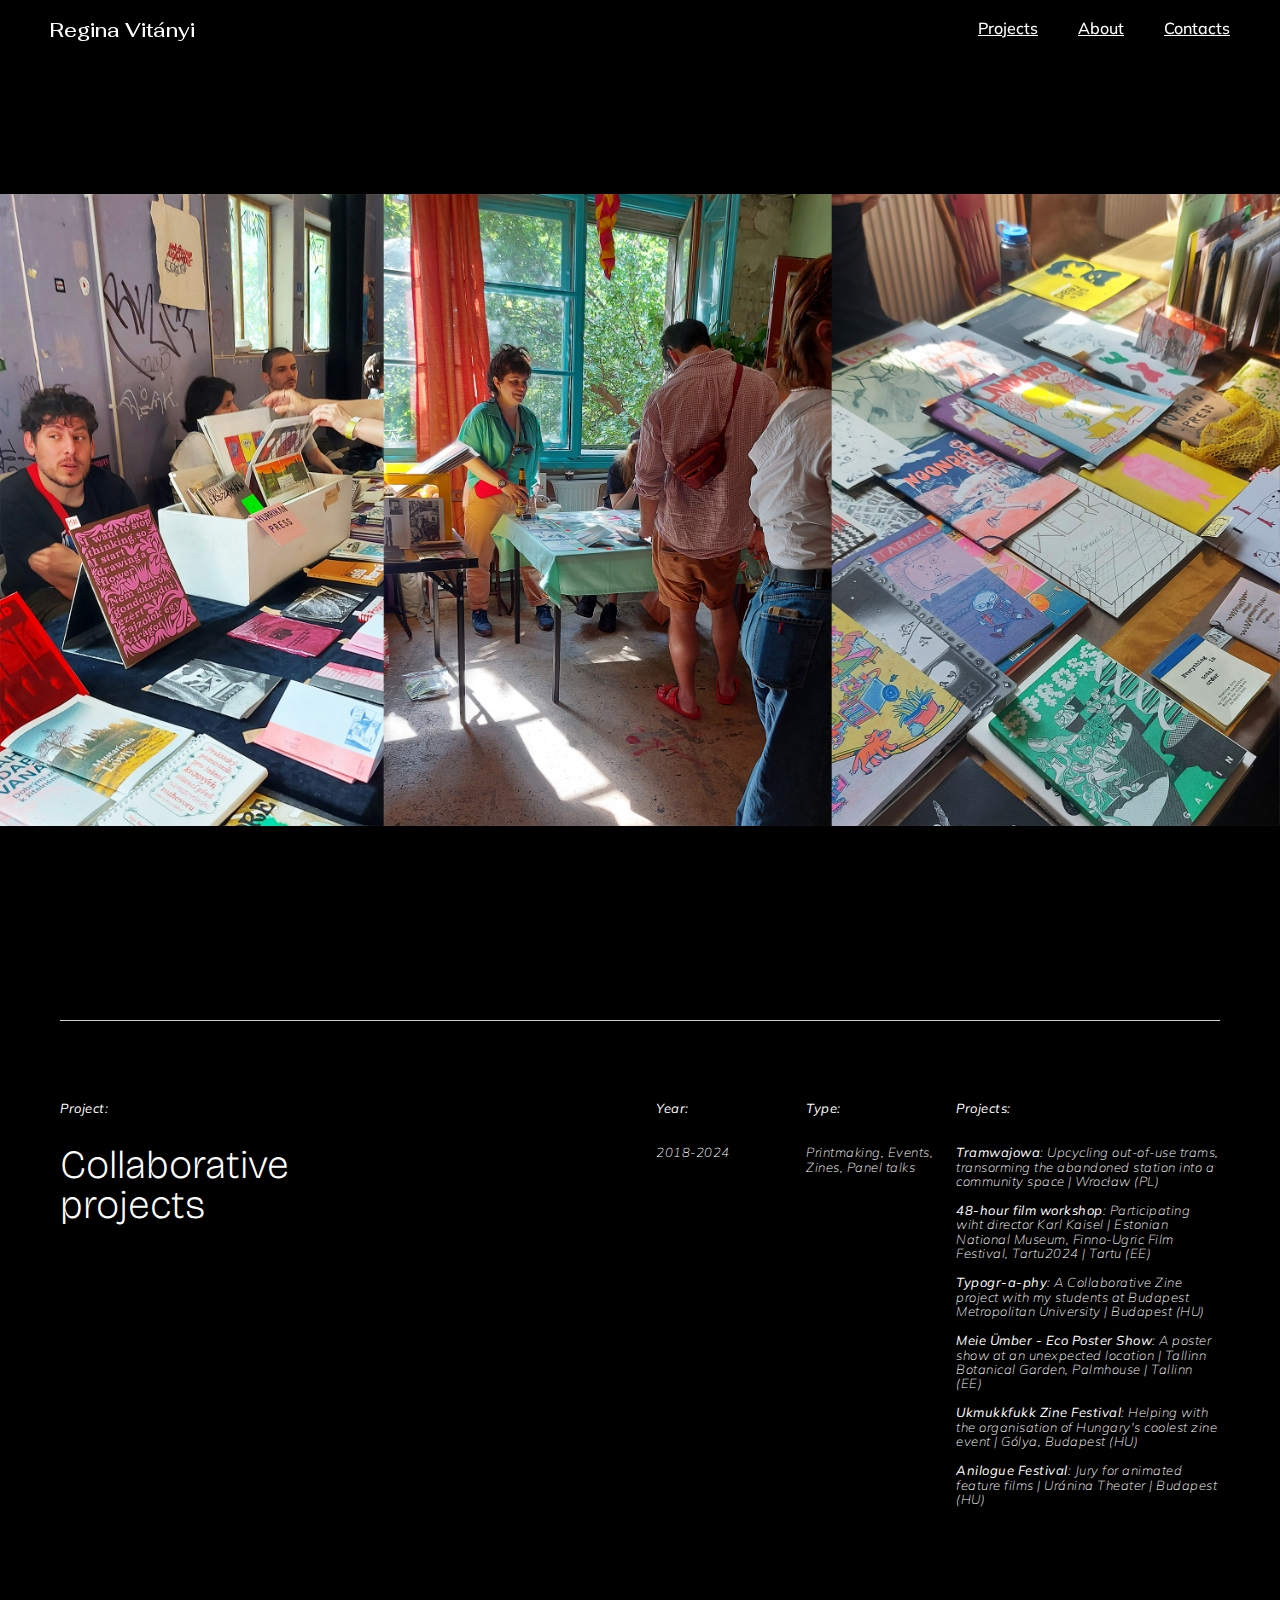
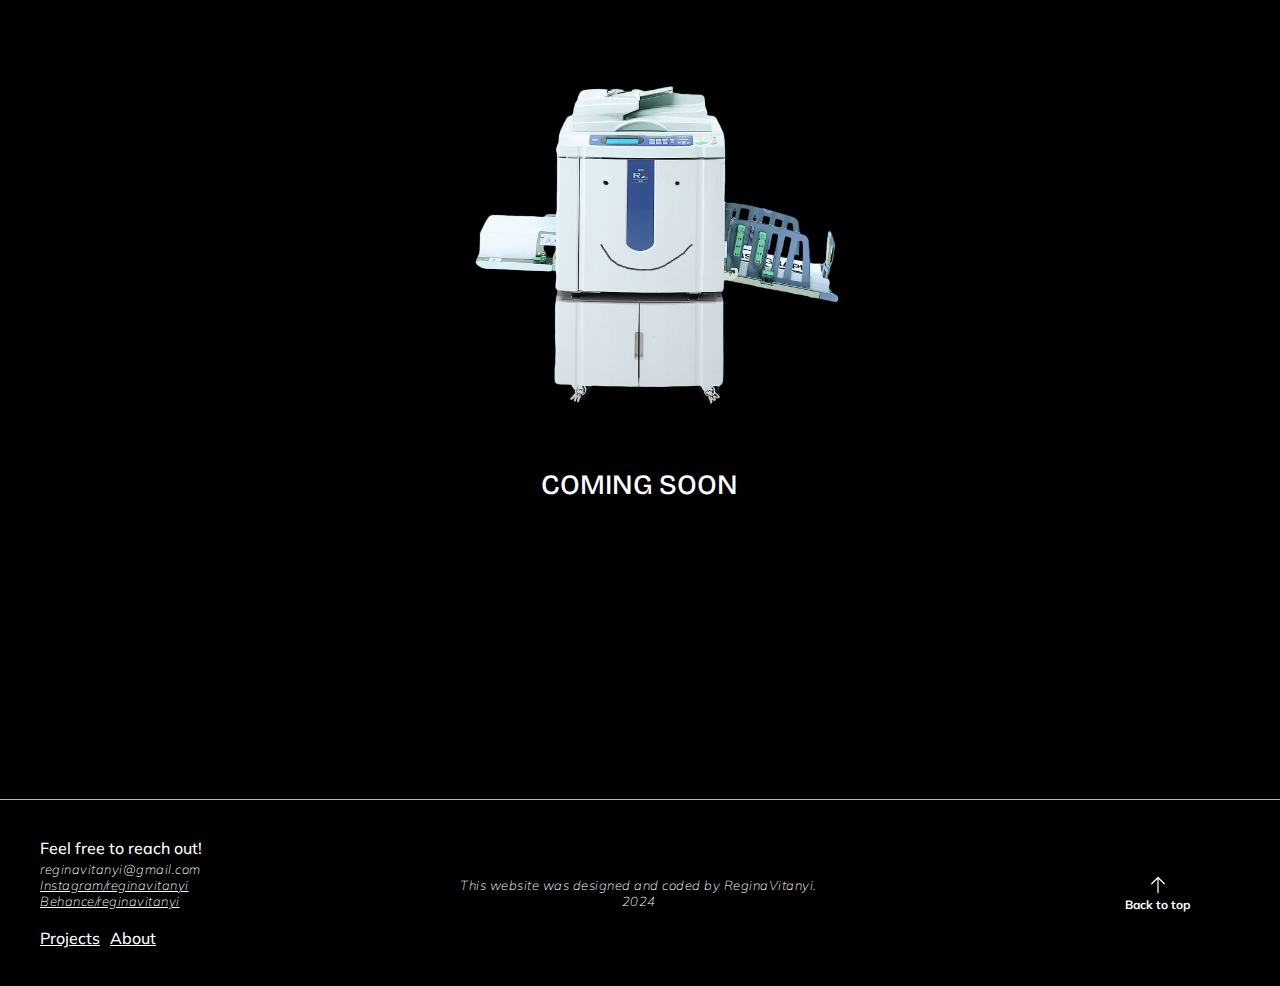
<file: proj_collaboration.html>
<!DOCTYPE html>
<html lang="en">
  <head>
    <meta charset="UTF-8" />
    <meta name="viewport" content="width=device-width, initial-scale=1.0" />
    <link rel="preconnect" href="https://fonts.googleapis.com" />
    <link rel="preconnect" href="https://fonts.gstatic.com" crossorigin />
    <link
      href="https://fonts.googleapis.com/css2?family=Inter:wght@100..900&family=Mulish:ital,wght@0,200..1000;1,200..1000&family=Rubik:ital,wght@0,300..900;1,300..900&display=swap"
      rel="stylesheet"
    />
    <link rel="preconnect" href="https://fonts.googleapis.com" />
    <link rel="preconnect" href="https://fonts.gstatic.com" crossorigin />
    <link
      href="https://fonts.googleapis.com/css2?family=Bricolage+Grotesque:opsz,wght@12..96,200..800&display=swap"
      rel="stylesheet"
    />
    <link rel="preconnect" href="https://fonts.googleapis.com" />
    <link rel="preconnect" href="https://fonts.gstatic.com" crossorigin />
    <link
      href="https://fonts.googleapis.com/css2?family=Fahkwang:ital,wght@0,200;0,300;0,400;0,500;0,600;0,700;1,200;1,300;1,400;1,500;1,600;1,700&display=swap"
      rel="stylesheet"
    />
    <link rel="stylesheet" href="CSS/Timeline.css" />
    <link rel="stylesheet" href="CSS/General.css" />
    <link rel="stylesheet" href="CSS/Hero.css" />
    <link rel="stylesheet" href="CSS/Projects.css" />
    <link rel="stylesheet" href="CSS/proj_pages.css" />
    <link rel="stylesheet" href="CSS/About.css" />
    <link
      rel="icon"
      type="image/x-icon"
      alt="Regina Vitányi graphic design icon"
      href="/IMG/Cursor/Favicon-01.svg"
    />
    <title>Making things happen</title>
  </head>
  <body>
    <div class="cursor-ant">
      <!-------------------------->
      <!--- N A V & H E A D E R--->
      <!-------------------------->
      <nav id="p-nav" class="poject-p-nav">
        <div class="nav-left proj-p-nav-left">
          <a class="nav-link-name" href="index.html">Regina Vitányi</a>
        </div>
        <div class="nav-right">
          <a class="nav-link title-small" href="index.html#B1">Projects</a
          ><a class="nav-link title-small" href="sub_about.html">About</a
          ><a class="nav-link title-small" href="sub_contacts.html">Contacts</a>
        </div>
      </nav>
      <header id="coltop" class="project-header">
        <div class="project-p-main parallax">
          <img
            src="IMG/Projects/Collaborative/Uki_0.jpg"
            class="project-p-main-IMG bug-IMG"
            alt="Risograph zines about Estonia laid out on snow"
            id="topzine"
          />
        </div>
      </header>
      <!------------------------------->
      <!--- G R I D - S E C T I O N --->
      <!------------------------------->
      <section class="project-p-section-description">
        <div class="grid grid--2-cols center project-p-grid">
          <div class="project-p-title-area">
            <span class="project-p-cathegory text-footnote"
              ><strong>Project:</strong></span
            >
            <!---------T I T L E--------->
            <h2 class="project-p-title">Collaborative projects</h2>
          </div>
          <div class="project-p-details-area grid grid--3-cols">
            <span class="project-p-cathegory text-footnote"
              ><strong>Year:</strong></span
            >
            <span class="project-p-cathegory text-footnote"
              ><strong>Type:</strong></span
            >
            <span class="project-p-cathegory text-footnote"
              ><strong>Projects:</strong></span
            >
            <!---------Y E A R --------->
            <p class="text-footnote">2018-2024</p>
            <!---------T Y P E --------->
            <p class="text-footnote">Printmaking, Events, Zines, Panel talks</p>
            <div class="project-p-features">
              <!--- P R O J E C T S ---->

              <p class="text-footnote project-p-features">
                <strong>Tramwajowa</strong>: Upcycling out-of-use trams,
                transorming the abandoned station into a community space |
                Wrocław (PL)
              </p>
              <p class="text-footnote project-p-features">
                <strong>48-hour film workshop</strong>: Participating wiht
                director Karl Kaisel | Estonian National Museum, Finno-Ugric
                Film Festival, Tartu2024 | Tartu (EE)
              </p>
              <p class="text-footnote project-p-features">
                <strong>Typogr-a-phy</strong>: A Collaborative Zine project with
                my students at Budapest Metropolitan University | Budapest (HU)
              </p>
              <p class="text-footnote project-p-features">
                <strong>Meie Ümber - Eco Poster Show</strong>: A poster show at
                an unexpected location | Tallinn Botanical Garden, Palmhouse |
                Tallinn (EE)
              </p>
              <p class="text-footnote project-p-features">
                <strong>Ukmukkfukk Zine Festival</strong>: Helping with the
                organisation of Hungary's coolest zine event | Gólya, Budapest
                (HU)
              </p>
              <p class="text-footnote project-p-features">
                <strong>Anilogue Festival</strong>: Jury for animated feature
                films | Uránina Theater | Budapest (HU)
              </p>
            </div>
          </div>
        </div>
      </section>

      <section class="project-p-section-gallery">
        <div class="project-p-gallery-grid">
          <img
            class="project-p-collab-riso-IMG span-mid-sm"
            src="IMG/Projects/Collaborative/Riso_machine_face.png"
          />
          <p class="coming-soon span-mid">COMING SOON</p>
          <!--
          <span class="project-p-IMG-container span-3">
           <img
              class="project-p-IMG type_IMG_1"
              src="IMG/Projects/Print/Treebark_0003_5.jpg.jpg"
          /></span>
          <div class="project-p-desctiprion-area span-3 padding-mid">
            <p class="title-med project-p-exp-title">Tree/bark</p>
            <p class="project-p-desctiprion">
              The project is the result of periodical visits to the forests near
              Vienna. The goal was to forage for collage material, and the
              collected tree barks were then incorporated into a series of
              prints/digital collages.
              <br />
              <br />The current material can be understood as the beginning of a
              process. The graphics are to be printed with mezzotint and mixed
              media, possibly expanded into a site-specific installation.
              <br />
              <br />

              <span class="text-footnote"
                >Mixed media, location: Vienna, Austria</span
              >
            </p>
          </div>
          <span class="project-p-IMG-container span-2"
            ><img
              class="project-p-IMG padding-mid"
              src="IMG/Projects/Print/Treebark_0000_2.jpg.jpg"
          /></span>
          <span class="project-p-IMG-container span-2"
            ><img
              class="project-p-IMG padding-mid"
              src="IMG/Projects/Print/Treebark_0001_3.jpg.jpg"
          /></span>
          <span class="project-p-IMG-container span-2"
            ><img
              class="project-p-IMG padding-mid"
              src="IMG/Projects/Print/Treebark_Main_SQ.jpg"
          /></span>-->
        </div>
      </section>
    </div>
    <footer class="footer-general">
      <div class="footer-left">
        <div class="footer-unit footer-unit-1">
          <h3 class="title-small">Feel free to reach out!</h3>
          <p class="footer-text text-footnote">reginavitanyi@gmail.com</p>
          <a
            class="text-footnote"
            target="_blank"
            href="https://www.instagram.com/reginavitanyi/"
            >Instagram/reginavitanyi</a
          >
          <a
            class="text-footnote"
            target="_blank"
            href="https://www.behance.net/reginavita7a00"
            >Behance/reginavitanyi</a
          >
          <div class="footer-menu">
            <a class="nav-link title-small" href="index.html#B1">Projects</a
            ><a class="nav-link title-small" href="sub_about.html">About</a>
          </div>
        </div>
      </div>

      <div class="footer-unit footer-unit-2">
        <p class="text-footnote text-center">
          This website was designed and coded by ReginaVitanyi.
        </p>
        <p class="text-footnote text-center">2024</p>
      </div>
      <a
        class="footer-unit footer-unit-3"
        href="proj_collaboration.html#coltop"
      >
        <svg
          xmlns="http://www.w3.org/2000/svg"
          fill="none"
          viewBox="0 0 24 24"
          stroke-width="1.5"
          stroke="currentColor"
          class="btn-top"
        >
          <path
            stroke-linecap="round"
            stroke-linejoin="round"
            d="M4.5 10.5 12 3m0 0 7.5 7.5M12 3v18"
          />
        </svg>
        <p><strong>Back to top</strong></p>
      </a>
    </footer>
  </body>
</html>
</file>
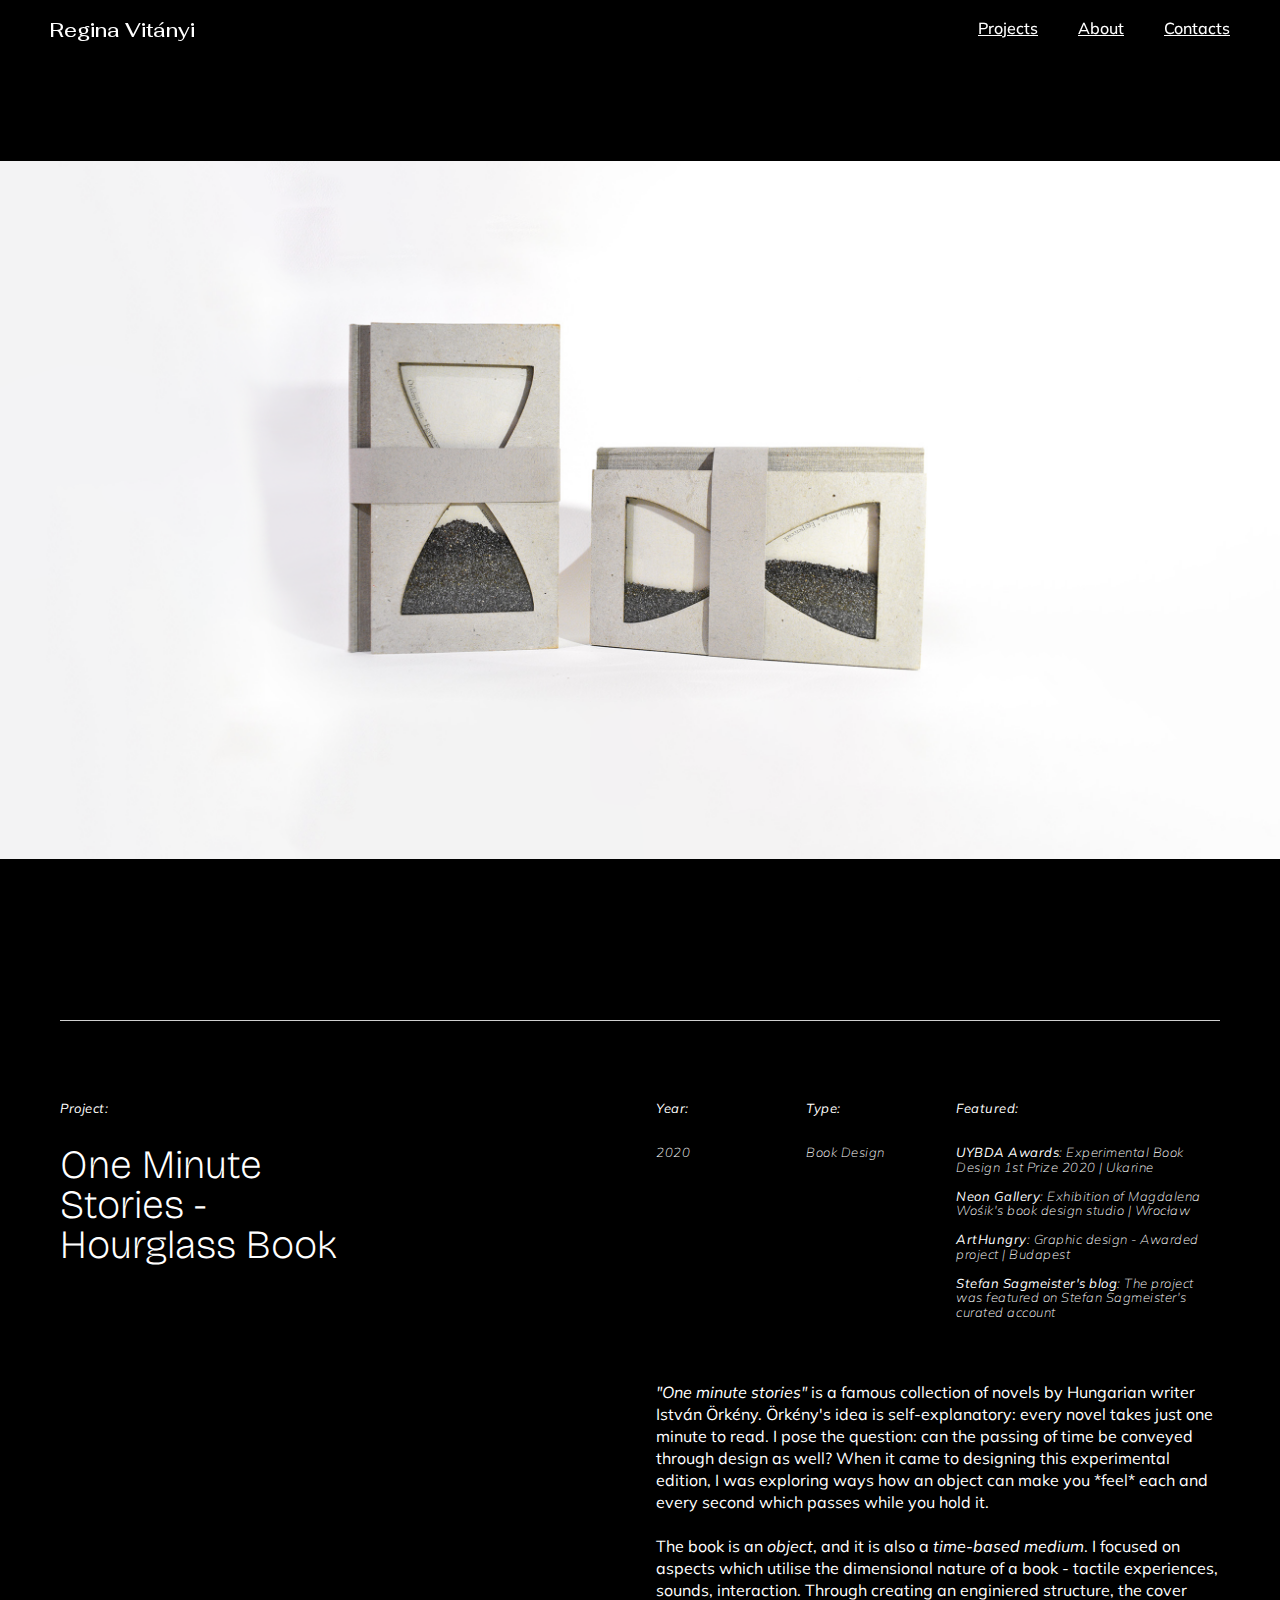
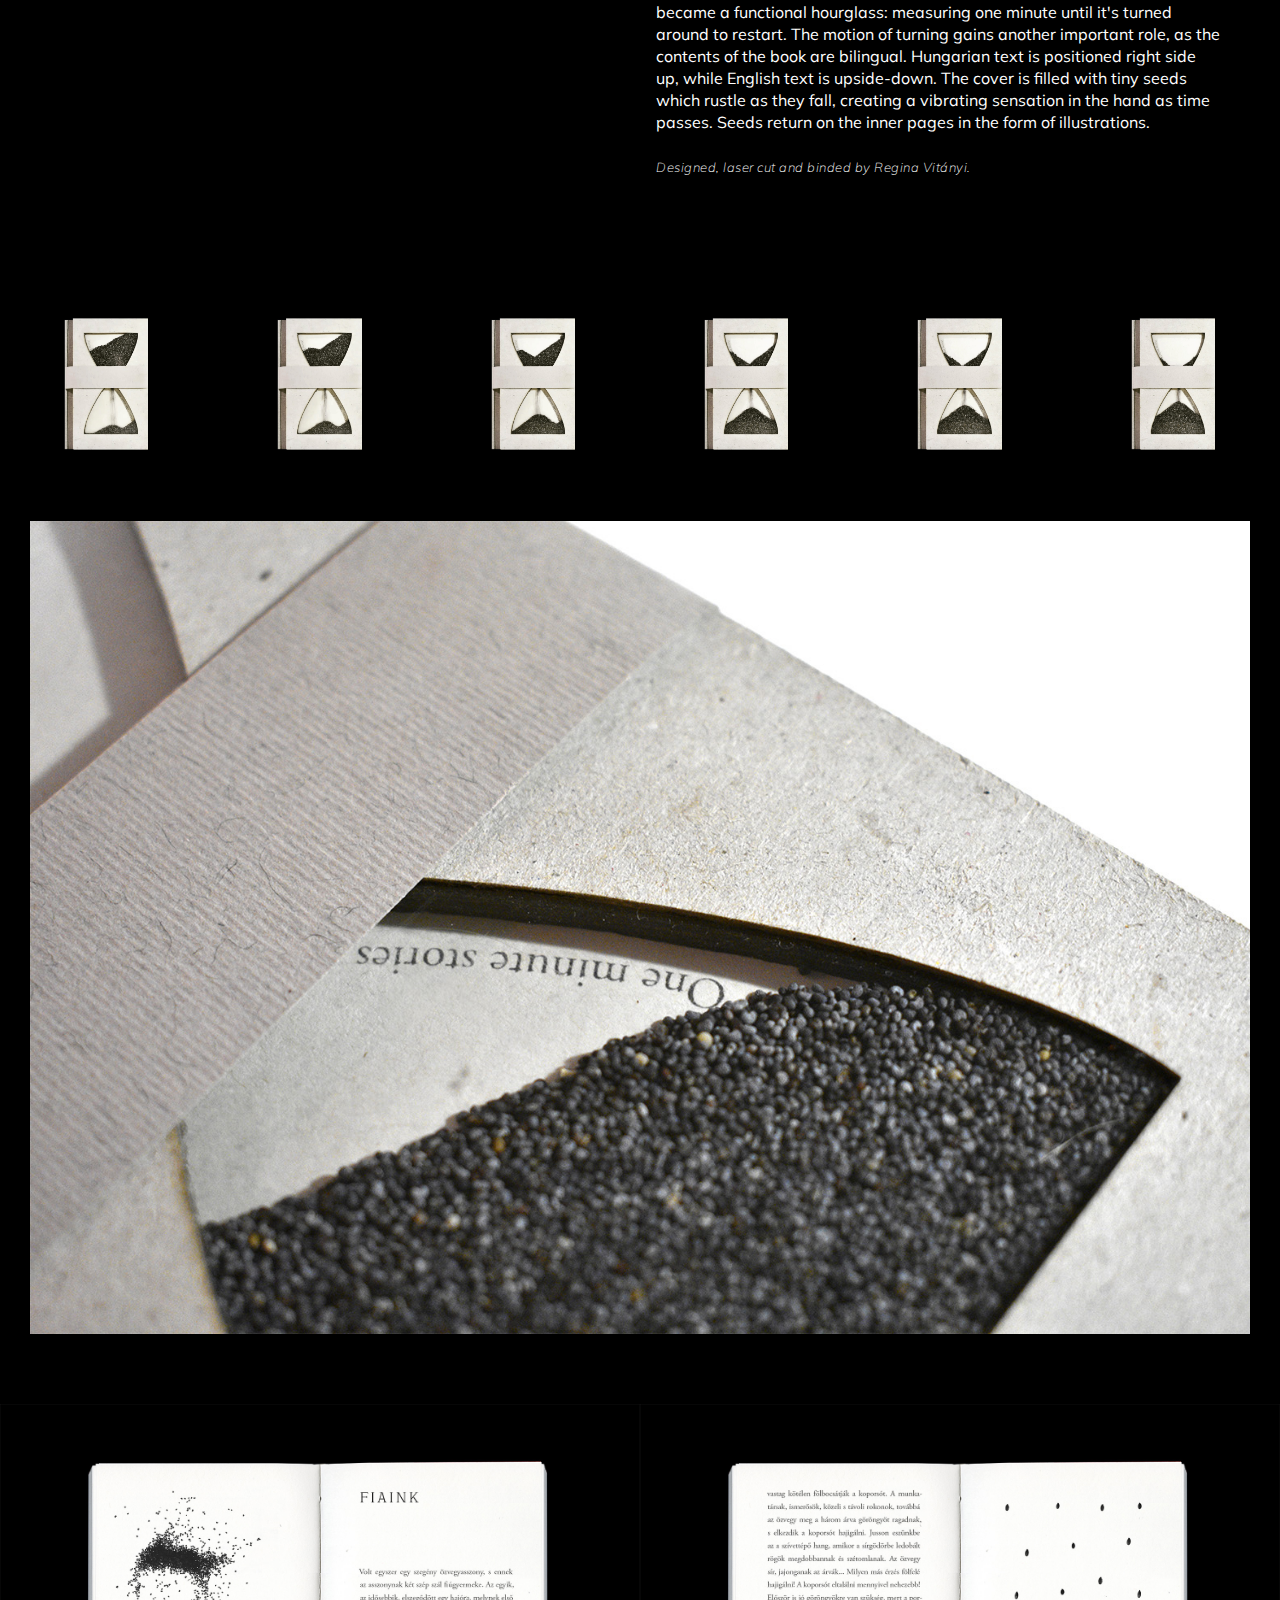
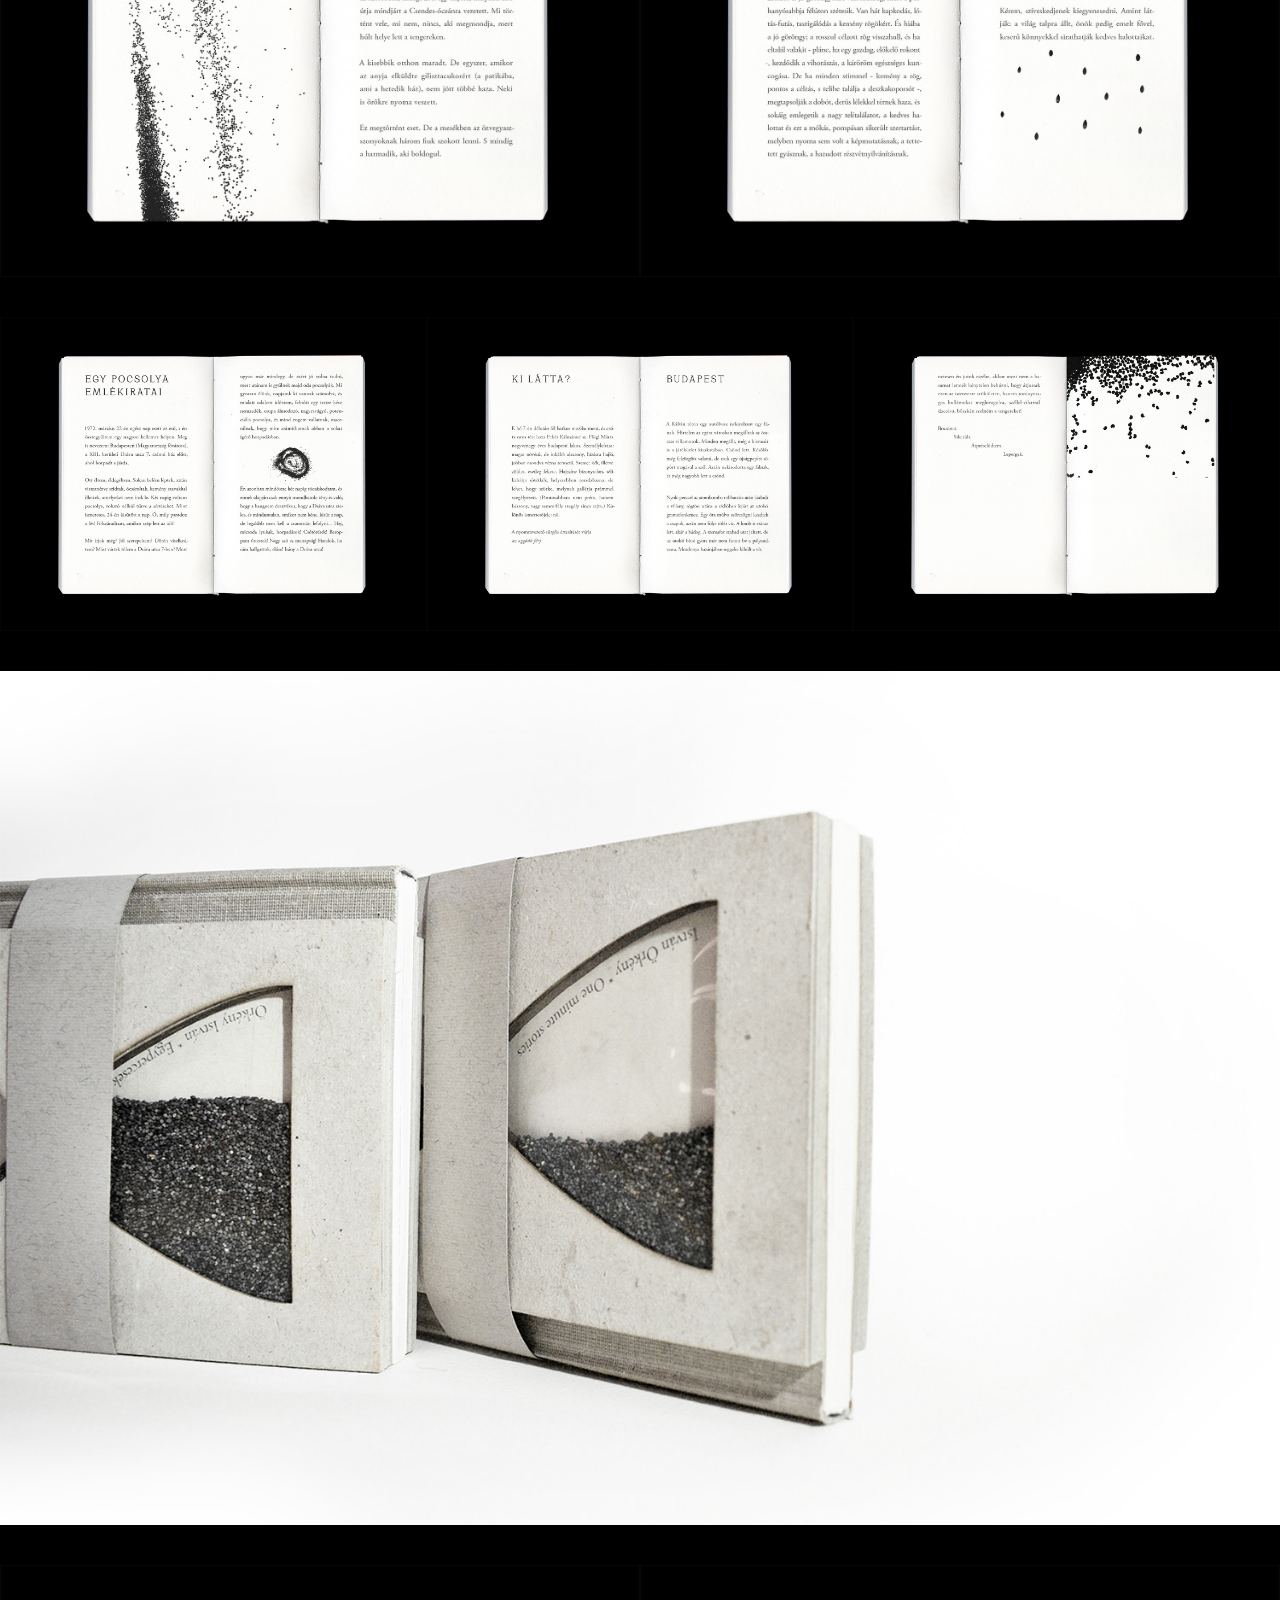
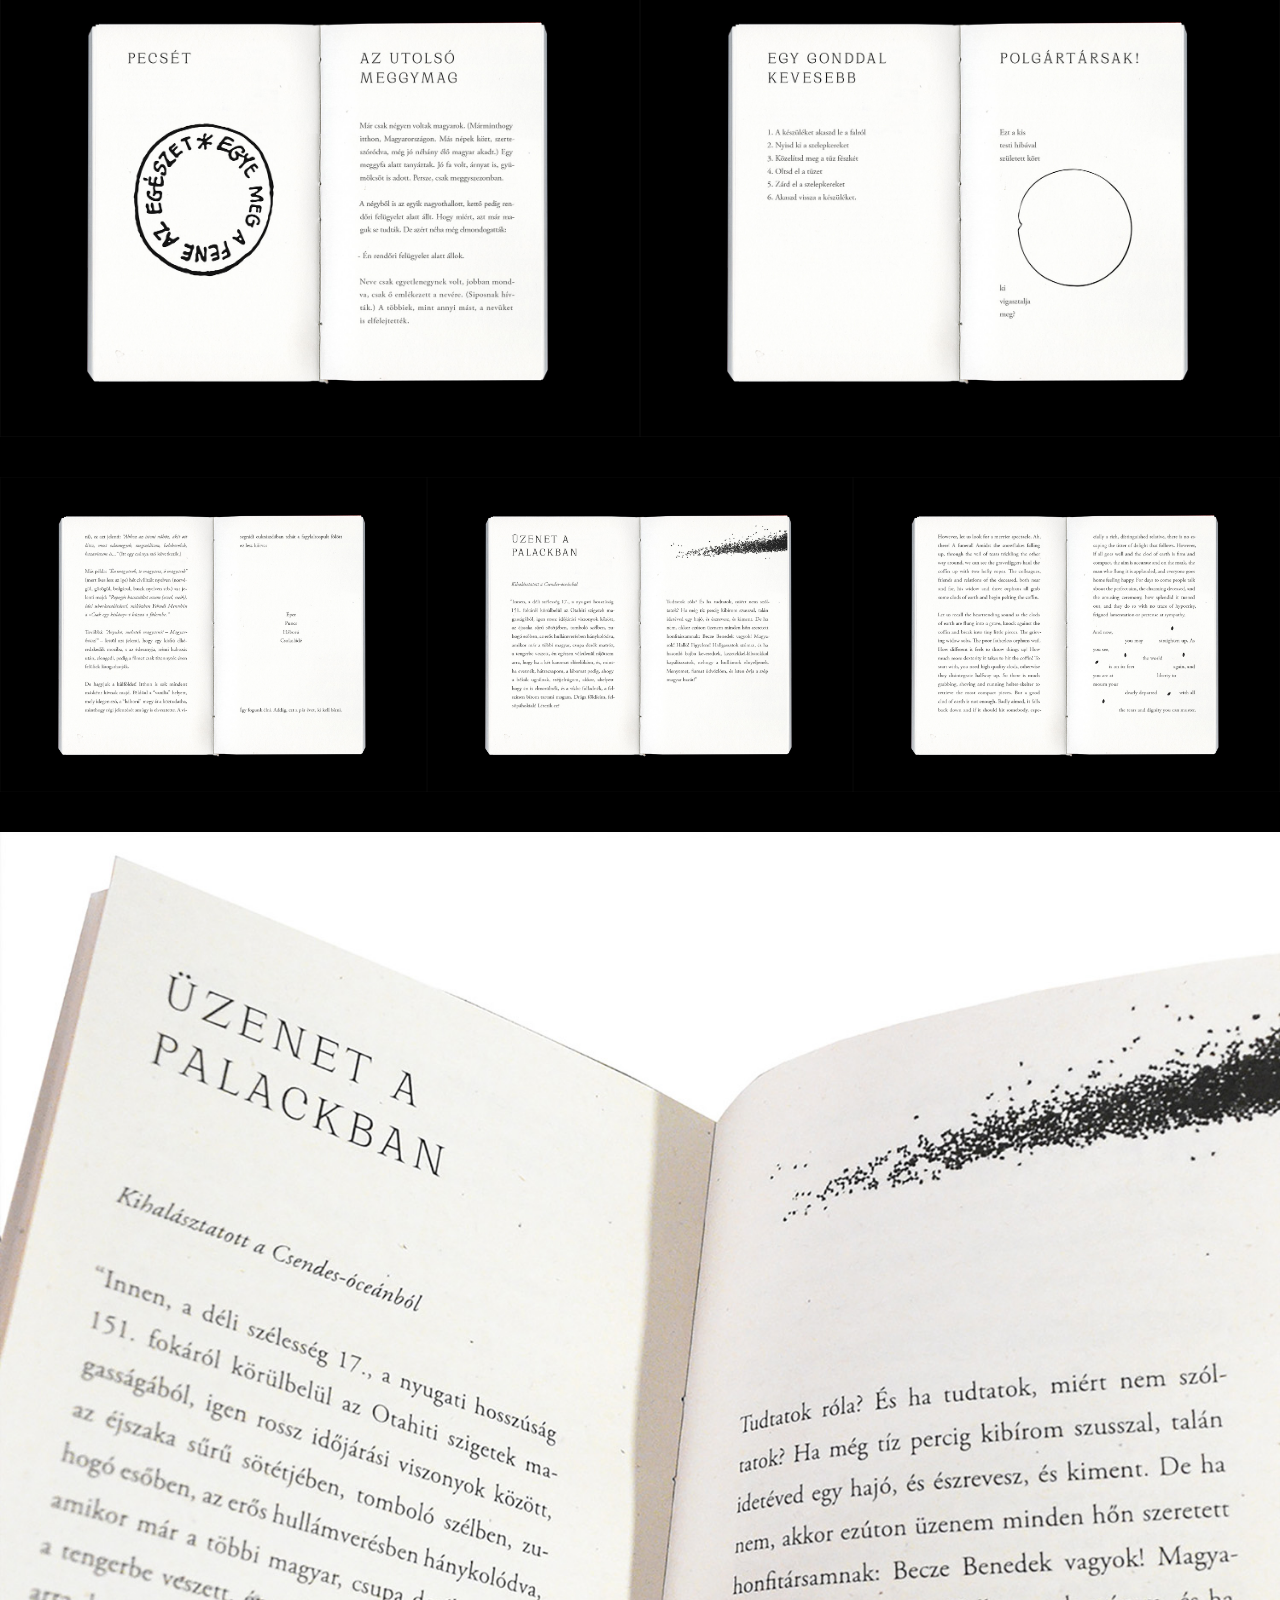
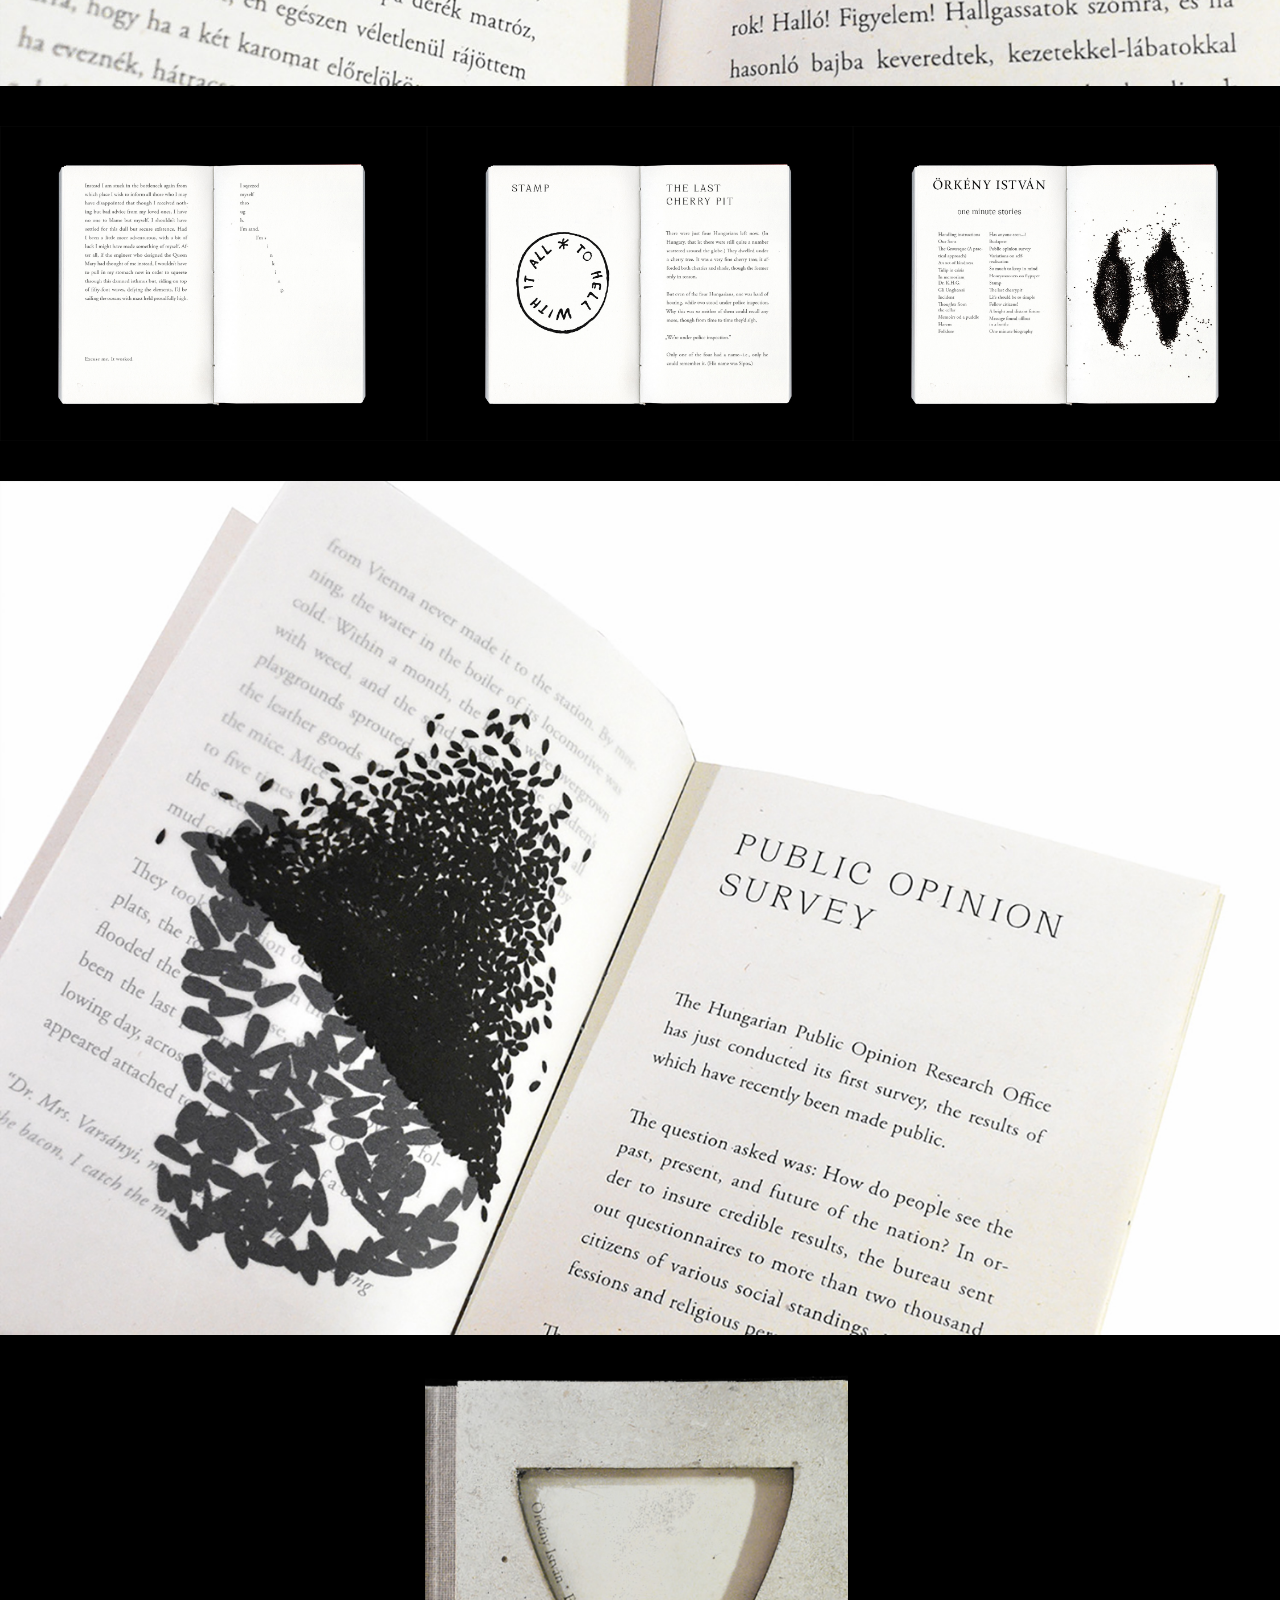
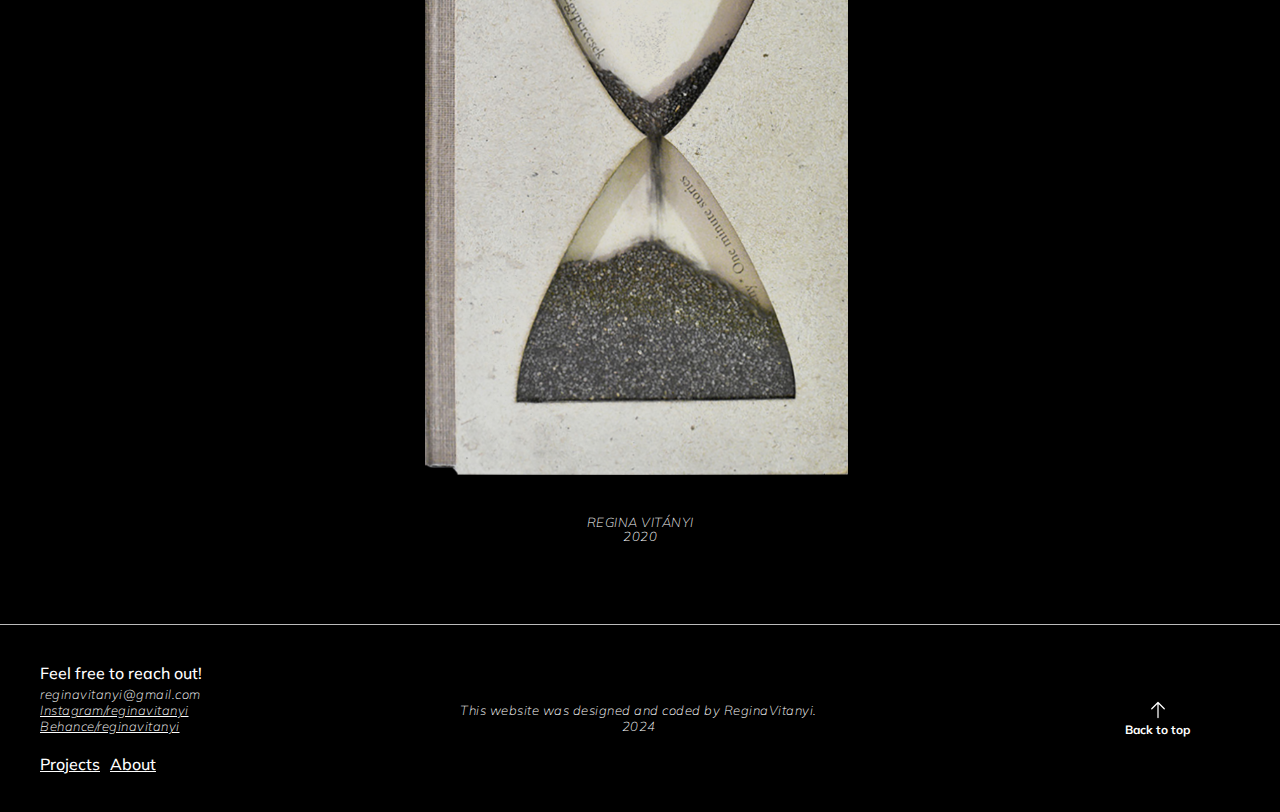
<file: proj_hourglass.html>
<!DOCTYPE html>
<html lang="en">
  <head>
    <meta charset="UTF-8" />
    <meta name="viewport" content="width=device-width, initial-scale=1.0" />
    <link rel="preconnect" href="https://fonts.googleapis.com" />
    <link rel="preconnect" href="https://fonts.gstatic.com" crossorigin />
    <link
      href="https://fonts.googleapis.com/css2?family=Inter:wght@100..900&family=Mulish:ital,wght@0,200..1000;1,200..1000&family=Rubik:ital,wght@0,300..900;1,300..900&display=swap"
      rel="stylesheet"
    />
    <link rel="preconnect" href="https://fonts.googleapis.com" />
    <link rel="preconnect" href="https://fonts.gstatic.com" crossorigin />
    <link
      href="https://fonts.googleapis.com/css2?family=Bricolage+Grotesque:opsz,wght@12..96,200..800&display=swap"
      rel="stylesheet"
    />
    <link rel="preconnect" href="https://fonts.googleapis.com" />
    <link rel="preconnect" href="https://fonts.gstatic.com" crossorigin />
    <link
      href="https://fonts.googleapis.com/css2?family=Fahkwang:ital,wght@0,200;0,300;0,400;0,500;0,600;0,700;1,200;1,300;1,400;1,500;1,600;1,700&display=swap"
      rel="stylesheet"
    />
    <link rel="stylesheet" href="CSS/Timeline.css" />
    <link rel="stylesheet" href="CSS/General.css" />
    <link rel="stylesheet" href="CSS/Hero.css" />
    <link rel="stylesheet" href="CSS/Projects.css" />
    <link rel="stylesheet" href="CSS/proj_pages.css" />
    <link rel="stylesheet" href="CSS/About.css" />
    <link
      rel="icon"
      type="image/x-icon"
      alt="Regina Vitányi graphic design icon"
      href="/IMG/Cursor/Favicon-01.svg"
    />
    <title>Hourglass Book</title>
  </head>
  <body>
    <div class="cursor-ant">
      <!-------------------------->
      <!--- N A V & H E A D E R--->
      <!-------------------------->
      <nav id="p-nav" class="poject-p-nav">
        <div class="nav-left proj-p-nav-left">
          <a class="nav-link-name" href="index.html">Regina Vitányi</a>
        </div>
        <div class="nav-right">
          <a class="nav-link title-small" href="index.html#B1">Projects</a
          ><a class="nav-link title-small" href="sub_about.html">About</a
          ><a class="nav-link title-small" href="sub_contacts.html">Contacts</a>
        </div>
      </nav>
      <header class="project-header">
        <div class="project-p-main parallax">
          <img
            src="IMG/Projects/Hourglass/Hourglass_Main_Bigger.png"
            class="project-p-main-IMG"
            alt="Two books looking like an hourglass"
            id="tophourglass"
          />
        </div>
      </header>
      <!------------------------------->
      <!--- G R I D - S E C T I O N --->
      <!------------------------------->
      <section class="project-p-section-description">
        <div class="grid grid--2-cols center project-p-grid">
          <div class="project-p-title-area">
            <span class="project-p-cathegory text-footnote"
              ><strong>Project:</strong></span
            >
            <!---------T I T L E--------->
            <h2 class="project-p-title">One Minute Stories - Hourglass Book</h2>
          </div>
          <div class="project-p-details-area grid grid--3-cols">
            <span class="project-p-cathegory text-footnote"
              ><strong>Year:</strong></span
            >
            <span class="project-p-cathegory text-footnote"
              ><strong>Type:</strong></span
            >
            <span class="project-p-cathegory text-footnote"
              ><strong>Featured:</strong></span
            >
            <!---------Y E A R --------->
            <p class="text-footnote">2020</p>
            <!---------T Y P E --------->
            <p class="text-footnote">Book Design</p>
            <div class="project-p-features">
              <!--- F E A T U R E S ---->
              <p class="text-footnote project-p-features">
                <strong>UYBDA Awards</strong>: Experimental Book Design 1st
                Prize 2020 | Ukarine
              </p>
              <p class="text-footnote project-p-features">
                <strong>Neon Gallery</strong>: Exhibition of Magdalena Wośik's
                book design studio | Wrocław
              </p>
              <p class="text-footnote project-p-features">
                <strong>ArtHungry</strong>: Graphic design - Awarded project |
                Budapest
              </p>
              <p class="text-footnote project-p-features">
                <strong>Stefan Sagmeister's blog</strong>: The project was
                featured on Stefan Sagmeister's curated account
              </p>
            </div>
          </div>
          <div class="empty-area">&nbsp</div>
          <div class="project-p-desctiprion-area">
            <p class="project-p-desctiprion">
              <i>"One minute stories"</i> is a famous collection of novels by
              Hungarian writer István Örkény. Örkény's idea is self-explanatory:
              every novel takes just one minute to read. I pose the question:
              can the passing of time be conveyed through design as well? When
              it came to designing this experimental edition, I was exploring
              ways how an object can make you *feel* each and every second which
              passes while you hold it.<br />
              <br />The book is an <i>object</i>, and it is also a
              <i>time-based medium</i>. I focused on aspects which utilise the
              dimensional nature of a book - tactile experiences, sounds,
              interaction. Through creating an enginiered structure, the cover
              became a functional hourglass: measuring one minute until it's
              turned around to restart. The motion of turning gains another
              important role, as the contents of the book are bilingual.
              Hungarian text is positioned right side up, while English text is
              upside-down. The cover is filled with tiny seeds which rustle as
              they fall, creating a vibrating sensation in the hand as time
              passes. Seeds return on the inner pages in the form of
              illustrations.<br />
              <br />
              <span class="text-footnote"
                >Designed, laser cut and binded by Regina Vitányi.</span
              >
            </p>
          </div>
        </div>
      </section>
      <section class="project-p-section-gallery">
        <div class="project-p-gallery-grid">
          <span class="project-p-IMG-container"
            ><img
              class="project-p-IMG hourglass-IMG-phase"
              src="IMG/Projects/Hourglass/1.jpg"
          /></span>
          <span class="project-p-IMG-container"
            ><img
              class="project-p-IMG hourglass-IMG-phase"
              src="IMG/Projects/Hourglass/2.jpg"
          /></span>

          <span class="project-p-IMG-container"
            ><img
              class="project-p-IMG hourglass-IMG-phase"
              src="IMG/Projects/Hourglass/3.jpg"
          /></span>
          <span class="project-p-IMG-container"
            ><img
              class="project-p-IMG hourglass-IMG-phase"
              src="IMG/Projects/Hourglass/4.jpg"
          /></span>
          <span class="project-p-IMG-container"
            ><img
              class="project-p-IMG hourglass-IMG-phase"
              src="IMG/Projects/Hourglass/5.jpg"
          /></span>
          <span class="project-p-IMG-container"
            ><img
              class="project-p-IMG hourglass-IMG-phase"
              src="IMG/Projects/Hourglass/6.jpg"
          /></span>
          <span class="project-p-IMG-container span-all"
            ><img
              class="project-p-IMG hourglass_IMG_padding"
              src="IMG/Projects/Hourglass/Hourglass_Fullwidth_1.jpg"
          /></span>
          <span class="project-p-IMG-container span-3"
            ><img
              class="project-p-IMG zine-IMG-1"
              src="IMG/Projects/Hourglass/Hourglass_Base_0000_1.jpg.jpg"
          /></span>
          <span class="project-p-IMG-container span-3"
            ><img
              class="project-p-IMG zine-IMG-1"
              src="IMG/Projects/Hourglass/Hourglass_Base_0001_2.jpg.jpg"
          /></span>
          <span class="project-p-IMG-container span-2"
            ><img
              class="project-p-IMG zine-IMG-1"
              src="IMG/Projects/Hourglass/Hourglass_Base_0002_3.jpg.jpg"
          /></span>
          <span class="project-p-IMG-container span-2"
            ><img
              class="project-p-IMG zine-IMG-1"
              src="IMG/Projects/Hourglass/Hourglass_Base_0003_4.jpg.jpg"
          /></span>
          <span class="project-p-IMG-container span-2"
            ><img
              class="project-p-IMG zine-IMG-1"
              src="IMG/Projects/Hourglass/Hourglass_Base_0004_5.jpg.jpg"
          /></span>
          <span class="project-p-IMG-container span-all"
            ><img
              class="project-p-IMG zine-IMG-1"
              src="IMG/Projects/Hourglass/Hourglass_Fullwidth_2.jpg"
          /></span>
          <span class="project-p-IMG-container span-3"
            ><img
              class="project-p-IMG zine-IMG-1"
              src="IMG/Projects/Hourglass/Hourglass_Base_0005_6.jpg.jpg"
          /></span>
          <span class="project-p-IMG-container span-3"
            ><img
              class="project-p-IMG zine-IMG-1"
              src="IMG/Projects/Hourglass/Hourglass_Base_0006_7.jpg.jpg"
          /></span>
          <span class="project-p-IMG-container span-2"
            ><img
              class="project-p-IMG zine-IMG-1"
              src="IMG/Projects/Hourglass/Hourglass_Base_0007_8.jpg.jpg"
          /></span>
          <span class="project-p-IMG-container span-2"
            ><img
              class="project-p-IMG zine-IMG-1"
              src="IMG/Projects/Hourglass/Hourglass_Base_0008_9.jpg.jpg"
          /></span>
          <span class="project-p-IMG-container span-2"
            ><img
              class="project-p-IMG zine-IMG-1"
              src="IMG/Projects/Hourglass/Hourglass_Base_0009_10.jpg.jpg"
          /></span>
          <span class="project-p-IMG-container span-all"
            ><img
              class="project-p-IMG zine-IMG-1"
              src="IMG/Projects/Hourglass/Hourglass_Fullwidth_3.jpg"
          /></span>
          <span class="project-p-IMG-container span-2"
            ><img
              class="project-p-IMG zine-IMG-1"
              src="IMG/Projects/Hourglass/Hourglass_Base_0010_11.jpg.jpg"
          /></span>
          <span class="project-p-IMG-container span-2"
            ><img
              class="project-p-IMG zine-IMG-1"
              src="IMG/Projects/Hourglass/Hourglass_Base_0011_12.jpg.jpg"
          /></span>
          <span class="project-p-IMG-container span-2"
            ><img
              class="project-p-IMG zine-IMG-1"
              src="IMG/Projects/Hourglass/Hourglass_Base_0012_13.jpg.jpg"
          /></span>
          <span class="project-p-IMG-container span-all"
            ><img
              class="project-p-IMG zine-IMG-1"
              src="IMG/Projects/Hourglass/Hourglass_Fullwidth_4.jpg"
          /></span>
          <span class="project-p-IMG-container span-all"
            ><img
              class="project-p-IMG zine-IMG-end center"
              src="IMG/Projects/Hourglass/Cover_Transparent.png"
          /></span>
        </div>
        <div class="project-p-signature center">
          <p class="text-footnote signature"><i>REGINA VITÁNYI</i></p>
          <p class="text-footnote signature"><i>2020</i></p>
        </div>
      </section>
    </div>
    <footer class="footer-general">
      <div class="footer-left">
        <div class="footer-unit footer-unit-1">
          <h3 class="title-small">Feel free to reach out!</h3>
          <p class="footer-text text-footnote">reginavitanyi@gmail.com</p>
          <a
            class="text-footnote"
            target="_blank"
            href="https://www.instagram.com/reginavitanyi/"
            >Instagram/reginavitanyi</a
          >
          <a
            class="text-footnote"
            target="_blank"
            href="https://www.behance.net/reginavita7a00"
            >Behance/reginavitanyi</a
          >
          <div class="footer-menu">
            <a class="nav-link title-small" href="index.html#B1">Projects</a
            ><a class="nav-link title-small" href="sub_about.html">About</a>
          </div>
        </div>
      </div>

      <div class="footer-unit footer-unit-2">
        <p class="text-footnote text-center">
          This website was designed and coded by ReginaVitanyi.
        </p>
        <p class="text-footnote text-center">2024</p>
      </div>
      <a
        class="footer-unit footer-unit-3"
        href="proj_hourglass.html#tophourglass"
      >
        <svg
          xmlns="http://www.w3.org/2000/svg"
          fill="none"
          viewBox="0 0 24 24"
          stroke-width="1.5"
          stroke="currentColor"
          class="btn-top"
        >
          <path
            stroke-linecap="round"
            stroke-linejoin="round"
            d="M4.5 10.5 12 3m0 0 7.5 7.5M12 3v18"
          />
        </svg>
        <p><strong>Back to top</strong></p>
      </a>
    </footer>
  </body>
</html>
</file>
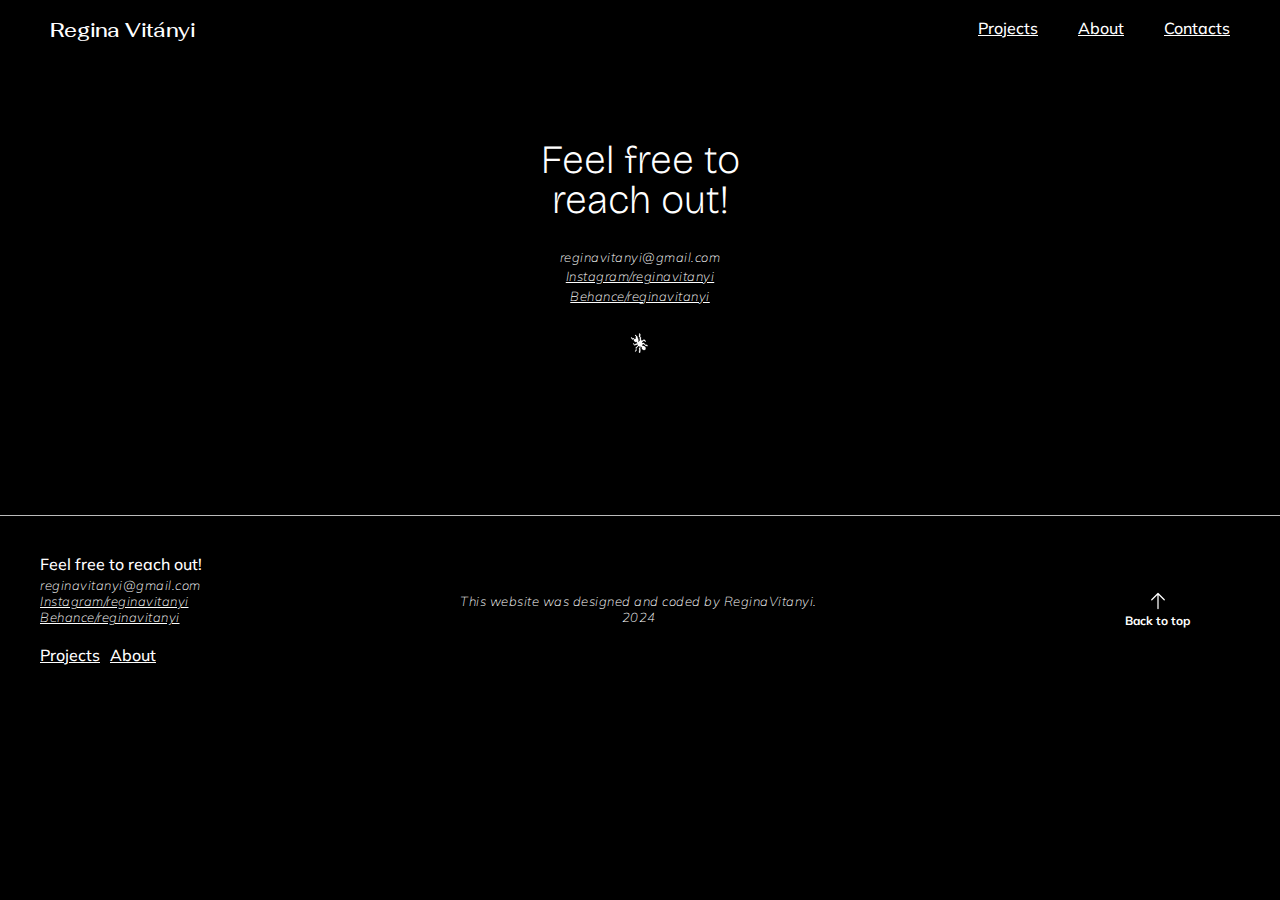
<file: sub_contacts.html>
<!DOCTYPE html>
<html lang="en">
  <head>
    <meta charset="UTF-8" />
    <meta name="viewport" content="width=device-width, initial-scale=1.0" />
    <link rel="preconnect" href="https://fonts.googleapis.com" />
    <link rel="preconnect" href="https://fonts.gstatic.com" crossorigin />
    <link
      href="https://fonts.googleapis.com/css2?family=Inter:wght@100..900&family=Mulish:ital,wght@0,200..1000;1,200..1000&family=Rubik:ital,wght@0,300..900;1,300..900&display=swap"
      rel="stylesheet"
    />
    <link rel="preconnect" href="https://fonts.googleapis.com" />
    <link rel="preconnect" href="https://fonts.gstatic.com" crossorigin />
    <link
      href="https://fonts.googleapis.com/css2?family=Bricolage+Grotesque:opsz,wght@12..96,200..800&display=swap"
      rel="stylesheet"
    />
    <link rel="preconnect" href="https://fonts.googleapis.com" />
    <link rel="preconnect" href="https://fonts.gstatic.com" crossorigin />
    <link
      href="https://fonts.googleapis.com/css2?family=Fahkwang:ital,wght@0,200;0,300;0,400;0,500;0,600;0,700;1,200;1,300;1,400;1,500;1,600;1,700&display=swap"
      rel="stylesheet"
    />
    <link rel="stylesheet" href="CSS/Timeline.css" />
    <link rel="stylesheet" href="CSS/General.css" />
    <link rel="stylesheet" href="CSS/Hero.css" />
    <link rel="stylesheet" href="CSS/Projects.css" />
    <link rel="stylesheet" href="CSS/proj_pages.css" />
    <link rel="stylesheet" href="CSS/About.css" />
    <link
      rel="icon"
      type="image/x-icon"
      alt="Regina Vitányi graphic design icon"
      href="/IMG/Cursor/Favicon-01.svg"
    />
    <title>Portfolio Website</title>
  </head>
  <body>
    <nav id="nav" class="hero-nav">
      <div class="nav-left">
        <a class="nav-link-name" href="#">Regina Vitányi</a>
      </div>
      <div class="nav-right">
        <a class="nav-link title-small" href="index.html#B1">Projects</a
        ><a class="nav-link title-small" href="sub_about.html">About</a
        ><a class="nav-link title-small" href="sub_contacts.html">Contacts</a>
      </div>
    </nav>
    <section class="section-contacts center">
      <div class="contacts">
        <h3 class="contacts-title">Feel free to reach out!</h3>
        <div class="contacts-details">
          <p class="footer-text text-footnote">reginavitanyi@gmail.com</p>
          <a
            class="text-footnote"
            target="_blank"
            href="https://www.instagram.com/reginavitanyi/"
            >Instagram/reginavitanyi</a
          >
          <a
            class="text-footnote"
            target="_blank"
            href="https://www.behance.net/reginavita7a00"
            >Behance/reginavitanyi</a
          >
        </div>
        <span class="contacts-img"
          ><img src="IMG/Cursor/Cursor10x10_HOVER-02.svg"
        /></span>
      </div>
    </section>
    <footer class="footer-general">
      <div class="footer-left">
        <div class="footer-unit footer-unit-1">
          <h3 class="title-small">Feel free to reach out!</h3>
          <p class="footer-text text-footnote">reginavitanyi@gmail.com</p>
          <a
            class="text-footnote"
            target="_blank"
            href="https://www.instagram.com/reginavitanyi/"
            >Instagram/reginavitanyi</a
          >
          <a
            class="text-footnote"
            target="_blank"
            href="https://www.behance.net/reginavita7a00"
            >Behance/reginavitanyi</a
          >
          <div class="footer-menu">
            <a class="nav-link title-small" href="index.html#B1">Projects</a
            ><a class="nav-link title-small" href="sub_about.html">About</a>
          </div>
        </div>
      </div>

      <div class="footer-unit footer-unit-2">
        <p class="text-footnote text-center">
          This website was designed and coded by ReginaVitanyi.
        </p>
        <p class="text-footnote text-center">2024</p>
      </div>
      <a class="footer-unit footer-unit-3" href="#nav">
        <svg
          xmlns="http://www.w3.org/2000/svg"
          fill="none"
          viewBox="0 0 24 24"
          stroke-width="1.5"
          stroke="currentColor"
          class="btn-top"
        >
          <path
            stroke-linecap="round"
            stroke-linejoin="round"
            d="M4.5 10.5 12 3m0 0 7.5 7.5M12 3v18"
          />
        </svg>
        <p><strong>Back to top</strong></p>
      </a>
    </footer>
  </body>
</html>
</file>
<file: CSS/Timeline.css>
/********************/
/*----- HEADER -----*/
/********************/

/*Now in General.css*/

/*********************/
/*---- TIMELINE ----*/
/********************/
.section-timeline {
  margin: 0 auto 13rem auto;
}
.timeline {
  width: 90%;
  overflow-x: scroll;
  overflow-y: visible;
  padding-top: 2rem;
  padding-bottom: 4rem;
  scrollbar-color: white rgb(31, 31, 31);
  min-height: 35rem;
  max-height: 100rem;
}
.ant {
  width: 3rem;
  transform: rotate(125deg) translate(50%, 20%);
  display: inline-block;
}
/*********************/
/*------ STAMPS -----*/
/*********************/

.stamps-flex {
  display: flex;
  align-items: end;
  justify-content: space-between;
  width: 650rem;
  border-bottom: #ffffff solid 1px;
}
.stamp {
  display: flex;
  flex-direction: column;
  gap: 1rem;
  padding: 1rem;
  margin-left: 0.2rem;
  transform: translate(0%, 1.7rem);
}
.stamp-img {
  width: 3rem;
  transform: translate(-30%, 0%);
  transition: 1s;
  z-index: 2;
}
.stamp-img:hover {
  transform: translate(10%, 0%);
  scale: 390%;
  transition: 2.6s;
}
.stamp-details {
  margin-bottom: 1.2rem;
  transform: translate(-10%, 0%);
}
.timestamp-title {
  color: #ffffff;
  font-size: 1.6rem;
  font-weight: 500;
  margin-bottom: 1.2rem;
  max-width: 15rem;
}

.timestamp-text {
  font-size: 1.3rem;
  font-style: italic;
  font-weight: 100;
  display: inline-block;
  max-width: 15rem;
  letter-spacing: 0.05rem;
  line-height: 1.1;
}

.stamp-line {
  width: 1px;
  height: 8rem;
  display: inline-block;
  background-color: #8b8b8b;
}

.stamp-square {
  background-color: #ffffff;
  width: 15px;
  height: 15px;
  transform: translate(-50%, 0%);
}
.stamp-square:after {
  height: 2px;
  width: 4800px;
  background-color: #ffffff;
  display: inline-block;
}
</file>
<file: CSS/General.css>
/********************************/
/********* C O L O R S **********/
/********************************/

/*Background: #000 | Text: #fff


*/
/********************************/
/********* B A S I C S **********/
/********************************/
* {
  margin: 0;
  padding: 0;
  box-sizing: border-box;
}

html {
  font-size: 62.5%;
  hanging-punctuation: first allow-end last;
  scroll-behavior: smooth;
}
body {
  font-family: Mulish, sans-serif;
  line-height: 1;
  font-weight: 500;
  color: #ffffff;
  background-color: black;
}

/********************************/
/********  H E L P E R S *********/
/********************************/
.center {
  margin: 0 auto;
}
.text-center {
  text-align: center;
}
.grid {
  display: grid;
}
.grid--2-cols {
  grid-template-columns: 1fr 1fr;
  margin: 2rem 6rem 6rem 6rem;
}
.grid--3-cols {
  grid-template-columns: 1fr 1fr 2fr;
}
.gap-sm {
  column-gap: 4rem;
}
.cursor-ant {
  cursor: url("/IMG/Cursor/Cursor10x10_BASIC-01.svg"), auto;
}

.span-3 {
  grid-column: span 3;
}
.span-2 {
  grid-column: span 2;
}
.span-mid {
  grid-column: 2/6;
}
.span-mid-sm {
  grid-column: 3/5;
}
.span-start {
  grid-column: 2/4;
}
.span-end {
  grid-column: 4/7;
}
.span-all {
  grid-column: 1/-1;
}
.row-span-2 {
  grid-row: span 2;
}

.padding-mid {
  padding: 4rem;
}
.padding-sm {
  padding: 2rem;
}
.padding-big {
  padding: 8rem;
}

.IMG-small {
  width: 20%;
  height: auto;
}
.justify-center {
  justify-self: center;
}
/********************************/
/******** H E A D E R S *********/
/********************************/
.section-header {
  margin-left: 6rem;
  margin-bottom: 4rem;
}
.section-title {
  font-size: 4rem;
  margin-bottom: 2rem;
  font-weight: 400;
  font-family: "Bricolage Grotesque", sans-serif;
}
.section-subtitle {
  font-size: 1.6rem;
  font-weight: 100;
  font-style: italic;
}

/********************************/
/***** T Y P O G R A P H Y ******/
/********************************/

.title-small {
  color: #ffffff;
  font-size: 1.6rem;
  font-weight: 500;
}
.title-med {
  color: #ffffff;
  font-weight: 400;
  font-family: "Bricolage Grotesque", sans-serif;
  font-size: 2.5rem;
}

.text-footnote {
  color: #ffffff;
  font-size: 1.3rem;
  font-style: italic;
  font-weight: 100;

  letter-spacing: 0.05rem;
  line-height: 1.1;
}

/********************************/
/******** C U R S O R S *********/
/********************************/

.section-hero button,
.section-hero a,
.section-CV-intro a,
nav a {
  cursor: url("/IMG/Cursor/Cursor10x10_HOVER-02.svg"), auto;
}
.section-CV-intro {
  cursor: url("/IMG/Cursor/Cursor10x10_BASIC-01.svg"), auto;
}
button {
  cursor: pointer;
}

/********************************/
/********* F O O T E R **********/
/********************************/
.footer-general {
  display: flex;
  justify-content: space-between;
  align-items: center;
  padding: 4rem;
  border-top: 1px solid #bbbbbb;
}
.footer-left {
  display: flex;
  justify-content: center;
  align-items: center;
  gap: 3rem;
}
.footer-unit {
  display: flex;
  flex-direction: column;
  gap: 0.2rem;
}
.footer-unit-3 {
  justify-content: center;
  align-items: center;
  gap: 0.4rem;
  color: #ffffff;
  text-decoration: none;
  font-size: 1.2rem;
}
.footer-unit-3 {
  display: flex;
  align-items: center;
  padding: 0 5rem;
}
footer h3 {
  margin-bottom: 0.4rem;
}
.btn-top {
  fill: #ffffff;

  width: 2rem;
  height: 100%;
  display: block;
}
.footer-menu {
  gap: 1rem;
  display: flex;
  justify-content: start;
  padding-top: 2rem;
}
</file>
<file: CSS/Hero.css>
.section-hero {
  width: 100%;
  height: 100vh;
  display: flex;
  align-items: center;
  justify-content: center;
  cursor: url("/IMG/Cursor/Cursor10x10_BASIC-01.svg"), auto;
}

/********************************/
/************ N A V *************/
/********************************/

.hero-nav {
  display: flex;
  background-color: black;
  justify-content: space-between;
  padding: 2rem 5rem;
  width: 100%;
  cursor: url("/IMG/Cursor/Cursor10x10_BASIC-01.svg"), auto;
}
.nav-link-name {
  font-family: "Fahkwang", sans-serif;
  color: #fff;
  font-size: 2rem;
  text-decoration: none;
}
.nav-link-name:hover:active {
  font-style: italic;
  letter-spacing: 0.01;
  transition: all 3s;
}

.nav-right {
  display: flex;
  justify-content: space-between;
  gap: 4rem;
}
/********************************/
/* P O R T F O L I O - T E X T */
/********************************/

.portfolio-title {
  font-family: "Fahkwang", sans-serif;
  color: #fff;

  font-size: 10rem;

  text-align: center;
  font-style: italic;
  text-transform: uppercase;
  font-weight: 300;
}
.portfolio-container {
  position: relative;
  margin-bottom: 7rem;
}
/********************************/
/********* P I E C E S **********/
/********************************/

.portfolio-img {
  display: inline-block;
  transform: all 0.2s;
  position: absolute;
}
.portfolio-img:hover {
  transform: rotate(12deg);
  transform: all 0.2s;
}
.portfolio-img--1 {
  top: -0.5rem;
  left: -5rem;

  z-index: 1;

  width: 9rem;
}
.portfolio-img--2 {
  top: -13rem;
  left: 4rem;

  z-index: 1;
  width: 12rem;
}
/**********ITT TARTOTTAM*****************/
.portfolio-img--3 {
  top: -14rem;
  left: 30rem;
  z-index: 1;
  width: 12rem;
}
.portfolio-img--4 {
  top: -4rem;
  right: -2rem;
  z-index: 0;
  width: 7rem;
}
.portfolio-img--5 {
  top: 7rem;
  right: 0rem;
  z-index: 0;
  width: 22rem;
}
.portfolio-img--6 {
  top: 15rem;
  right: 27rem;
  z-index: 2;
  width: 12rem;
}
.portfolio-img--7 {
  top: 10rem;
  left: 2rem;

  z-index: 2;
  width: 9rem;
}
</file>
<file: CSS/Projects.css>
/********************************/
/******** B A S I C S *********/
/********************************/
.section-projects {
  padding-top: 3rem;
}
.projects {
  max-width: 120rem;
}

.project-btn {
  min-width: 40rem;
  display: flex;
  align-items: center;
  justify-content: space-around;
  gap: 3rem;
}

.project-img {
  width: 100%;
  height: auto;
  display: block;
}

.project-img-small {
  max-width: 8vw;
  min-width: 4.2vw;
  display: block;
  margin-bottom: 1rem;
}
.section-projects button {
  border: none;
}

.project-titles {
  display: flex;
  flex-direction: column;
  margin-top: 0rem;
  margin-left: 4.5rem;
}
.project-details {
  display: flex;
  justify-content: space-around;

  align-items: center;

  padding: 0.8rem 1.1rem !important;
  background-color: black;
}
.udmurt-img {
  padding-top: 2rem;
  background-color: black;
}

/********************************/
/******** O V E R L A Y *********/
/********************************/

.project {
  position: relative;
  cursor: pointer;
}
.overlay {
  position: absolute;
  top: 0;
  bottom: 0;
  left: 0;
  right: 0;
  height: 100%;
  width: 100%;
  opacity: 0;
  transition: 0.5s ease;
}
.project:hover .overlay {
  opacity: 1;
}
.project-details {
  bottom: 0;
  left: 0;
}

/********************************/
/***** T Y P O G R A P H Y ******/
/********************************/

.project-infos {
  display: flex;
  flex-direction: column;
}

.project-details p {
  background-color: black;

  text-align: start;
}
.project-details span {
  display: block;
  font-weight: 100;
  font-style: italic;
  padding: 0.3rem 0.4rem;
}
.project-title {
  margin-bottom: 0.3rem;
}

/********************************/
/*********** T A G S ************/
/********************************/

.text-tags {
  font-size: 1.3rem;
  font-style: italic;
  font-weight: 100;
  margin-right: 4rem;
  letter-spacing: 0.05rem;
  line-height: 1.1;
}
.tags {
  display: flex;
  flex-direction: column;
  margin-top: 0rem;
  margin-right: 5rem;
}
.tags span {
  color: rgb(215, 215, 215);
  border: solid 1px rgb(215, 215, 215);
}
</file>
<file: CSS/proj_pages.css>
/********************************/
/************ N A V *************/
/********************************/

.poject-p-nav {
  display: flex;
  background-color: none;
  justify-content: space-between;
  padding: 2rem 5rem;
  width: 100%;
  cursor: url("/IMG/Cursor/Cursor10x10_BASIC-01.svg"), auto;
  position: sticky;
  top: 0;
}

.proj-p-nav-left {
  margin-right: 3rem;
}

/********************************/
/********* I M A G E S **********/
/********************************/

/* PRE-PARALLAX */
.project-p-main {
  height: 100vh;
  overflow: hidden;
  display: block;
  display: flex;
  flex-direction: column;
  justify-content: center;
  align-items: center;
}
.project-p-main-IMG {
  height: auto;
  width: 100%;
  display: block;
  z-index: -1;
  /* position: absolute;
  top: 0;
  z-index: -1;*/
  cursor: url("/IMG/Cursor/Cursor10x10_BASIC-01.svg"), auto;
}

/*parallax
.project-p-main {
  background-image: url("/IMG/Projects/Zine/Zine_Multiple_Snow_MAIN.png");
  min-height: 500px;
  max-height: 100vh;
  background-attachment: fixed;
  background-position: center;
  background-repeat: no-repeat;
  background-size: cover;
}*/

/********************************/
/***** T Y P O G R A P H Y ******/
/********************************/

.project-p-title {
  font-family: "Bricolage Grotesque", sans-serif;
  color: #fff;
  font-size: 4rem;
  font-weight: 100;
  text-decoration: none;
  max-width: 30rem;
}
.project-p-cathegory {
  margin-bottom: 3rem !important;
  display: inline-block;
}
.project-p-features {
  margin-bottom: 1.5rem;
}
.project-p-desctiprion {
  font-size: 1.6rem;
  line-height: 2.2rem;
  font-weight: 400;
}
.project-p-exp-title {
  margin-bottom: 2rem;
}
.project-p-signature {
  display: flex;
  flex-direction: column;
  align-items: center;
  justify-items: center;
  text-align: center;
  margin: 4rem 0 8rem 0;
}
.signature {
  display: block;
}
/********************************/
/*********** G R I D ************/
/********************************/

/* D E S C R I P T I O N */
.project-p-section-description {
  margin-top: 6rem;
  cursor: url("/IMG/Cursor/Cursor10x10_BASIC-01.svg"), auto;
}

.project-p-grid {
  column-gap: 3.2rem;
  row-gap: 3.2rem;
  padding: 8rem 0;
  border-top: #d0d0d0 1px solid;
}
.project-p-details-area {
  column-gap: 1.8rem;
}

/* G A L L E R Y - G R I D */
.project-p-gallery-grid {
  display: grid;
  grid-template-columns: repeat(6, 1fr);

  column-gap: 0rem;
  row-gap: 4rem;
}
.project-p-IMG-container {
  display: flex;
  justify-content: center;
}
.project-p-IMG {
  width: 100%;
  height: auto;
  display: block;
}

.project-p-line {
  margin: 8rem 0;
  border-bottom: solid #d2d2d2 1px;
  display: block;
}
.project-p-line-b {
  margin: 0rem 0 8rem 0;
  border-bottom: solid #d2d2d2 1px;
  display: block;
}
/********************************/
/****** S P E C I F I C S *******/
/********************************/

.zine-IMG-end {
  max-height: 70rem;
  width: auto;
  justify-self: center;
}
.hourglass-IMG-phase {
  max-width: 40%;
}
.hourglass_IMG_padding {
  padding: 3rem;
}
.shadows-GIF {
  width: 70%;
  height: auto;
}
.crypto-def-title {
  display: flex;
  justify-content: start;
  align-items: center;
  gap: 1rem;
  margin-bottom: 1rem;
}
.sound-icon {
  height: 1.2rem;
  width: auto;
}
.crypto-def-details {
  margin-left: 2.2rem;
}
.crypto-def-cathegory {
  margin-bottom: 1rem;
  line-height: 1.2;
}
.crypto-def-type {
  font-weight: 400;
  line-height: 1.4;
}
.crypto-IMG-2 {
  max-height: 30rem;
  width: auto;
  margin-top: 2rem;
}
.bug-IMG {
  position: relative;
}
.type_bug {
  position: absolute;
  max-width: 8rem;
}
.bug-1 {
  top: 15rem;
  left: 15rem;
}
.bug-1:hover {
  transform: rotate(10deg);
}
.bug-2 {
  top: 20rem;
  left: 55rem;
  transform: rotate(90deg);
}
.bug-2:hover {
  transform: rotate(80deg);
}
.bug-3 {
  top: 15rem;
  right: 55rem;
  transform: rotate(70deg);
}
.bug-3:hover {
  transform: rotate(80deg);
}
.bug-4 {
  top: 2rem;
  right: 35rem;
  transform: rotate(140deg);
}
.bug-4:hover {
  transform: rotate(130deg);
}
.bug-5 {
  bottom: 2rem;
  right: 55rem;
  transform: rotate(-150deg);
}
.bug-5:hover {
  transform: rotate(-140deg);
}
.bug-6 {
  bottom: 0rem;
  left: 45rem;
  transform: rotate(-110deg);
}
.bug-6:hover {
  transform: rotate(-100deg);
}
.bug-7 {
  bottom: 18rem;
  right: 15rem;
  transform: rotate(-90deg);
}
.bug-7:hover {
  transform: rotate(-100deg);
}
.type_IMG_1 {
  max-height: 50rem;
  width: auto;
  margin-top: -7rem;
}
.type_IMG_2 {
  max-width: 80%;
  justify-self: start;
  margin-bottom: 1rem;
}
.print_IMG_1 {
  max-width: 40rem;
  height: auto;
  display: block;
  align-self: center;
  justify-self: center;
  transform: rotate(-5deg);
  transition: all 0.3s;
}
.print_IMG_1:hover {
  transform: rotate(-8deg);
  transition: all 0.3s;
}
.print_IMG_2 {
  height: 30rem;
  width: auto;
  transform: rotate(5deg);
  transition: all 0.3s;
}
.print_IMG_2:hover {
  transform: rotate(8deg);
  transition: all 0.3s;
}
.the-film {
  justify-self: center;
}
.blanket_gif {
  display: block;
}
.blanket-IMG-2 {
  display: block;
}
.coming-soon {
  font-family: "Bricolage Grotesque", sans-serif;
  align-self: center;
  justify-self: center;
  display: block;
  font-size: 2.8rem;
  margin: 1rem auto 30rem auto;
}
.project-p-collab-riso-IMG {
  max-width: 40rem;
  justify-self: center;
  margin-left: 3rem;
}

/********************************/
/******* C O N T A C T S ********/
/********************************/

.contacts {
  display: flex;
  flex-direction: column;
  justify-content: center;
  align-items: center;
  margin: 8rem auto 16rem auto;
  gap: 3rem;
}
.contacts-details {
  display: flex;
  flex-direction: column;
  gap: 0.5rem;
  align-items: center;
  justify-content: center;
}
.contacts-title {
  font-family: "Bricolage Grotesque", sans-serif;
  color: #fff;
  font-size: 4rem;
  text-align: center;
  font-weight: 100;
  text-decoration: none;
  max-width: 30rem;
}
.contacts-img {
  display: block;
  width: 2rem;
  height: auto;
}
</file>
<file: CSS/About.css>
.section-CV-intro {
  align-content: start;
  align-items: start;
}
.CV-grid {
  grid-template-columns: 1fr 3fr;
  column-gap: 2rem;
}
.CV-item {
  display: flex;
  flex-direction: column;
  gap: 0.5rem;
}
.CV-photo {
  max-width: 100%;
  min-width: 30%;
  padding-right: 1rem;
}
.CV-intro {
  max-width: 50rem;
  margin: 3rem 0 5rem 0;
}
.CV-short-intro {
  line-height: 1.6;
  max-width: 40rem;
}
.CV-margin-btm {
  margin-bottom: 5rem;
}
.CV-titles {
  margin-bottom: 3rem;
}
</file>
